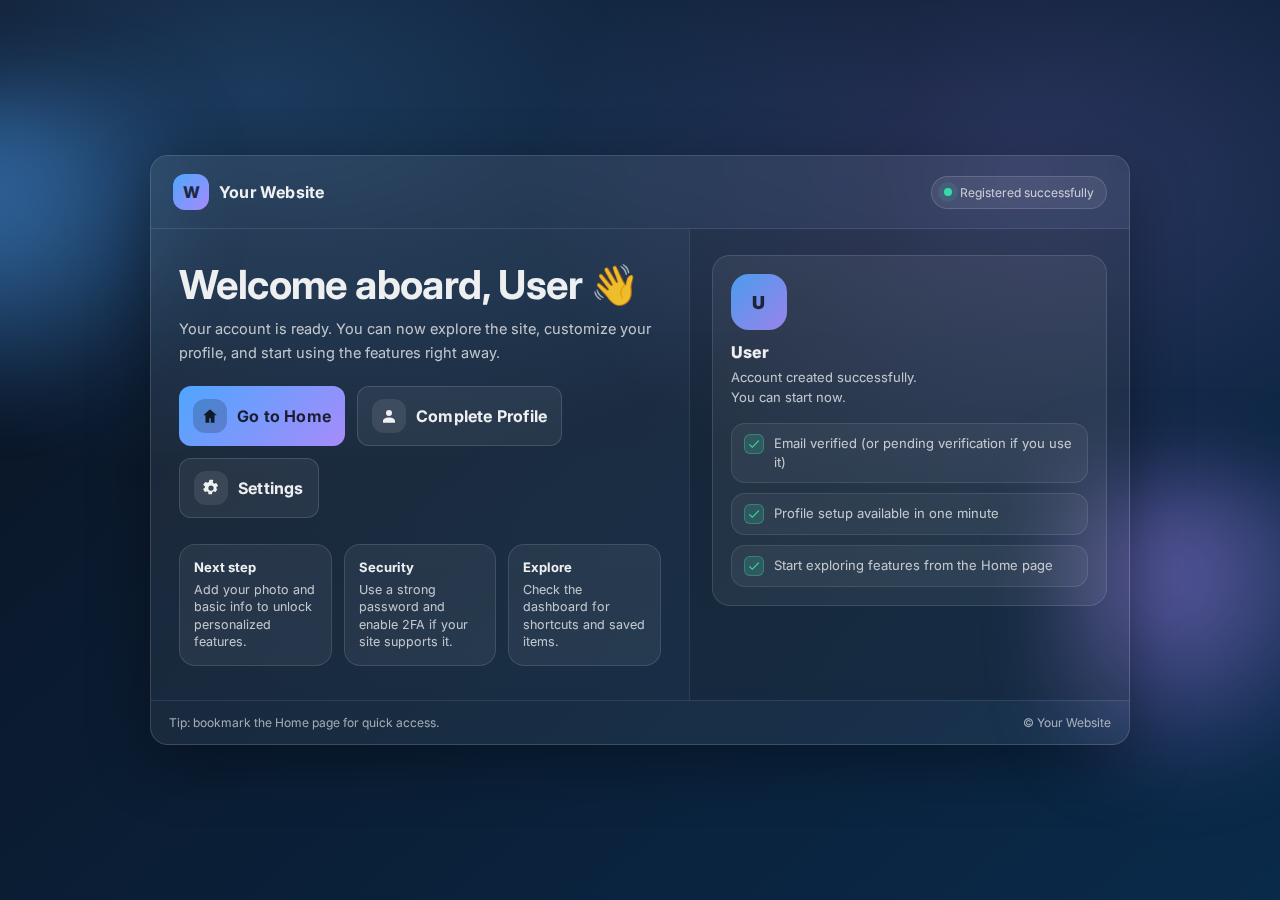
<file: form-s/index.html>
<!doctype html>
<html lang="en">
    <head>
        <meta charset="utf-8" />
        <meta name="viewport" content="width=device-width, initial-scale=1" />
        <title>Welcome</title>
        <link rel="preconnect" href="https://fonts.googleapis.com" />
        <link rel="preconnect" href="https://fonts.gstatic.com" crossorigin />
        <link
            href="https://fonts.googleapis.com/css2?family=Inter:wght@400;600;700&display=swap"
            rel="stylesheet" />
        <link rel="stylesheet" href="../format-structure/index.css">
    </head>

    <body>
        <div class="blob one"></div>
        <div class="blob two"></div>

        <main class="wrap">
            <section class="card" aria-label="Welcome">
                <div class="topbar">
                    <div class="brand">
                        <div class="logo">W</div>
                        <span>Your Website</span>
                    </div>
                    <div class="pill" title="Account created">
                        <i></i>
                        Registered successfully
                    </div>
                </div>

                <div class="content">
                    <div class="left">
                        <h1>Welcome aboard, <span id="userName">User</span>
                            👋</h1>
                        <p class="subtitle">
                            Your account is ready. You can now explore the site,
                            customize your profile,
                            and start using the features right away.
                        </p>

                        <div class="actions">
                            <a class="btn btn-primary" href="../form-s/form.html">
                                <span class="icon" aria-hidden="true">
                                    <!-- home icon -->
                                    <svg viewBox="0 0 24 24" width="18"
                                        height="18">
                                        <path
                                            fill="currentColor"
                                            d="M12 3l9 8h-3v10h-5v-6H11v6H6V11H3l9-8z" />
                                    </svg>
                                </span>
                                Go to Home
                            </a>

                            <a class="btn btn-ghost"
                                href="complete-profile.html">
                                <span class="icon" aria-hidden="true">
                                    <!-- user icon -->
                                    <svg viewBox="0 0 24 24" width="18"
                                        height="18">
                                        <path
                                            fill="currentColor"
                                            d="M12 12a4 4 0 1 0-4-4a4 4 0 0 0 4 4Zm0 2c-4.42 0-8 2-8 4.5V21h16v-2.5C20 16 16.42 14 12 14Z" />
                                    </svg>
                                </span>
                                Complete Profile
                            </a>

                            <a class="btn btn-ghost" href="settings.html">
                                <span class="icon" aria-hidden="true">
                                    <!-- settings icon -->
                                    <svg viewBox="0 0 24 24" width="18"
                                        height="18">
                                        <path
                                            fill="currentColor"
                                            d="M19.14 12.94c.04-.31.06-.63.06-.94s-.02-.63-.06-.94l2.03-1.58a.5.5 0 0 0 .12-.64l-1.92-3.32a.5.5 0 0 0-.6-.22l-2.39.96a7.33 7.33 0 0 0-1.63-.94l-.36-2.54A.5.5 0 0 0 13.9 1h-3.8a.5.5 0 0 0-.49.42l-.36 2.54c-.58.23-1.12.54-1.63.94l-2.39-.96a.5.5 0 0 0-.6.22L1.71 7.48a.5.5 0 0 0 .12.64L3.86 9.7c-.04.31-.06.63-.06.94s.02.63.06.94l-2.03 1.58a.5.5 0 0 0-.12.64l1.92 3.32c.13.23.39.32.6.22l2.39-.96c.5.4 1.05.71 1.63.94l.36 2.54c.04.24.25.42.49.42h3.8c.24 0 .45-.18.49-.42l.36-2.54c.58-.23 1.12-.54 1.63-.94l2.39.96c.22.1.47.01.6-.22l1.92-3.32a.5.5 0 0 0-.12-.64l-2.03-1.58ZM12 15.5A3.5 3.5 0 1 1 15.5 12A3.5 3.5 0 0 1 12 15.5Z" />
                                    </svg>
                                </span>
                                Settings
                            </a>
                        </div>

                        <div class="grid" aria-label="Quick tips">
                            <div class="tile">
                                <div class="k">Next step</div>
                                <div class="v">Add your photo and basic info to
                                    unlock personalized features.</div>
                            </div>
                            <div class="tile">
                                <div class="k">Security</div>
                                <div class="v">Use a strong password and enable
                                    2FA if your site supports it.</div>
                            </div>
                            <div class="tile">
                                <div class="k">Explore</div>
                                <div class="v">Check the dashboard for shortcuts
                                    and saved items.</div>
                            </div>
                        </div>
                    </div>

                    <aside class="right" aria-label="Account summary">
                        <div class="profile">
                            <div class="avatar" id="avatar">U</div>
                            <p class="name" id="nameLine">User</p>
                            <p class="meta" id="metaLine">
                                Account created successfully.<br />
                                You can start now.
                            </p>

                            <div class="checklist">
                                <div class="check">
                                    <div class="tick" aria-hidden="true">
                                        <svg viewBox="0 0 24 24">
                                            <path
                                                d="M9 16.2 4.8 12l-1.4 1.4L9 19 21 7l-1.4-1.4z" />
                                        </svg>
                                    </div>
                                    <p>Email verified (or pending verification
                                        if you use it)</p>
                                </div>

                                <div class="check">
                                    <div class="tick" aria-hidden="true">
                                        <svg viewBox="0 0 24 24">
                                            <path
                                                d="M9 16.2 4.8 12l-1.4 1.4L9 19 21 7l-1.4-1.4z" />
                                        </svg>
                                    </div>
                                    <p>Profile setup available in one minute</p>
                                </div>

                                <div class="check">
                                    <div class="tick" aria-hidden="true">
                                        <svg viewBox="0 0 24 24">
                                            <path
                                                d="M9 16.2 4.8 12l-1.4 1.4L9 19 21 7l-1.4-1.4z" />
                                        </svg>
                                    </div>
                                    <p>Start exploring features from the Home
                                        page</p>
                                </div>
                            </div>
                        </div>
                    </aside>
                </div>

                <div class="footer">
                    <span>Tip: bookmark the Home page for quick access.</span>
                    <span>© <span id="year"></span> Your Website</span>
                </div>
            </section>
        </main>
    </body>
</html>
</file>
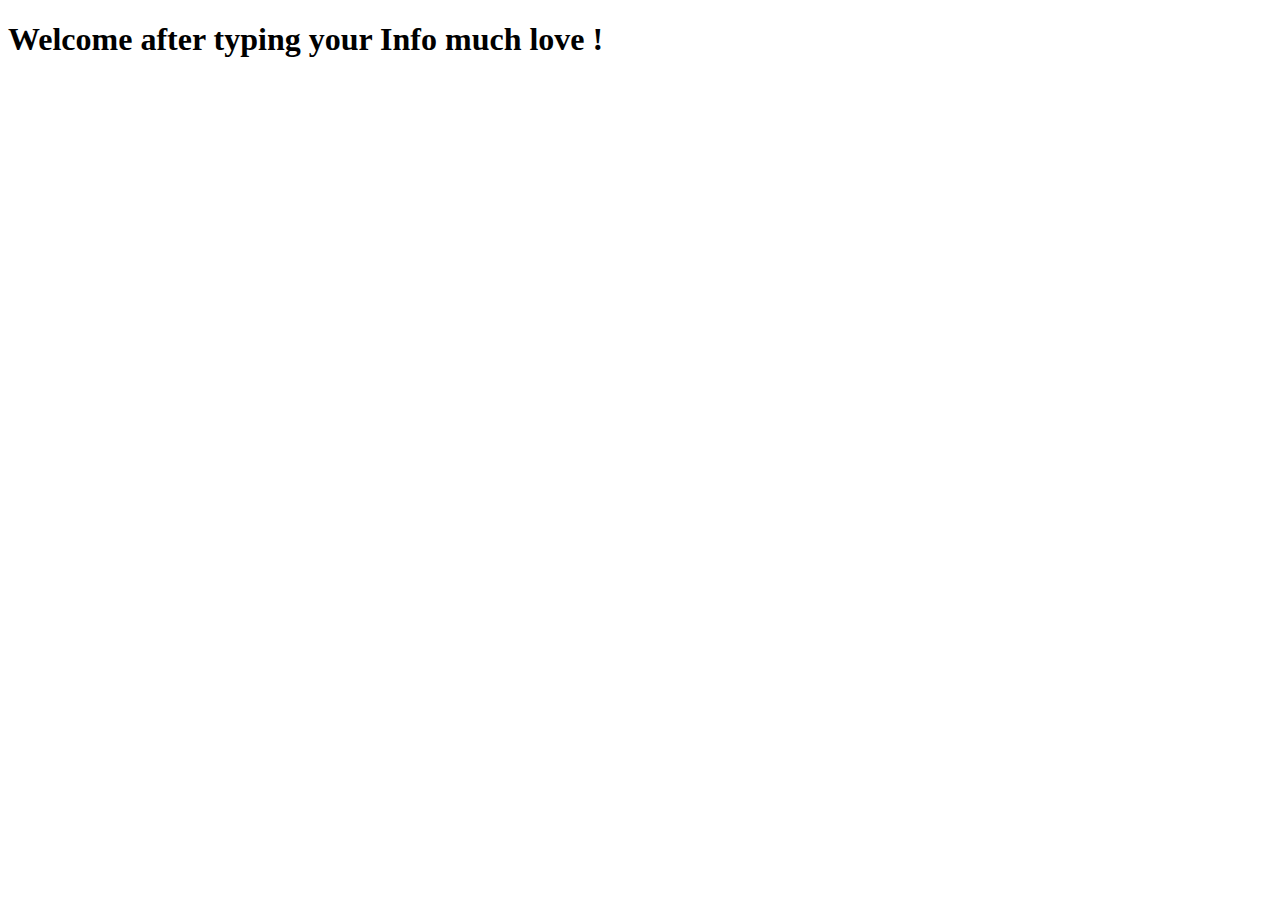
<file: format-structure/index.html>
<!DOCTYPE html>
<html lang="en">
    <head>
        <meta charset="UTF-8">
        <meta name="viewport" content="width=device-width, initial-scale=1.0">
        <title>Document</title>
    </head>
    <body>
        <h1>Welcome after typing your Info much love !</h1>
    </body>
</html>
</file>
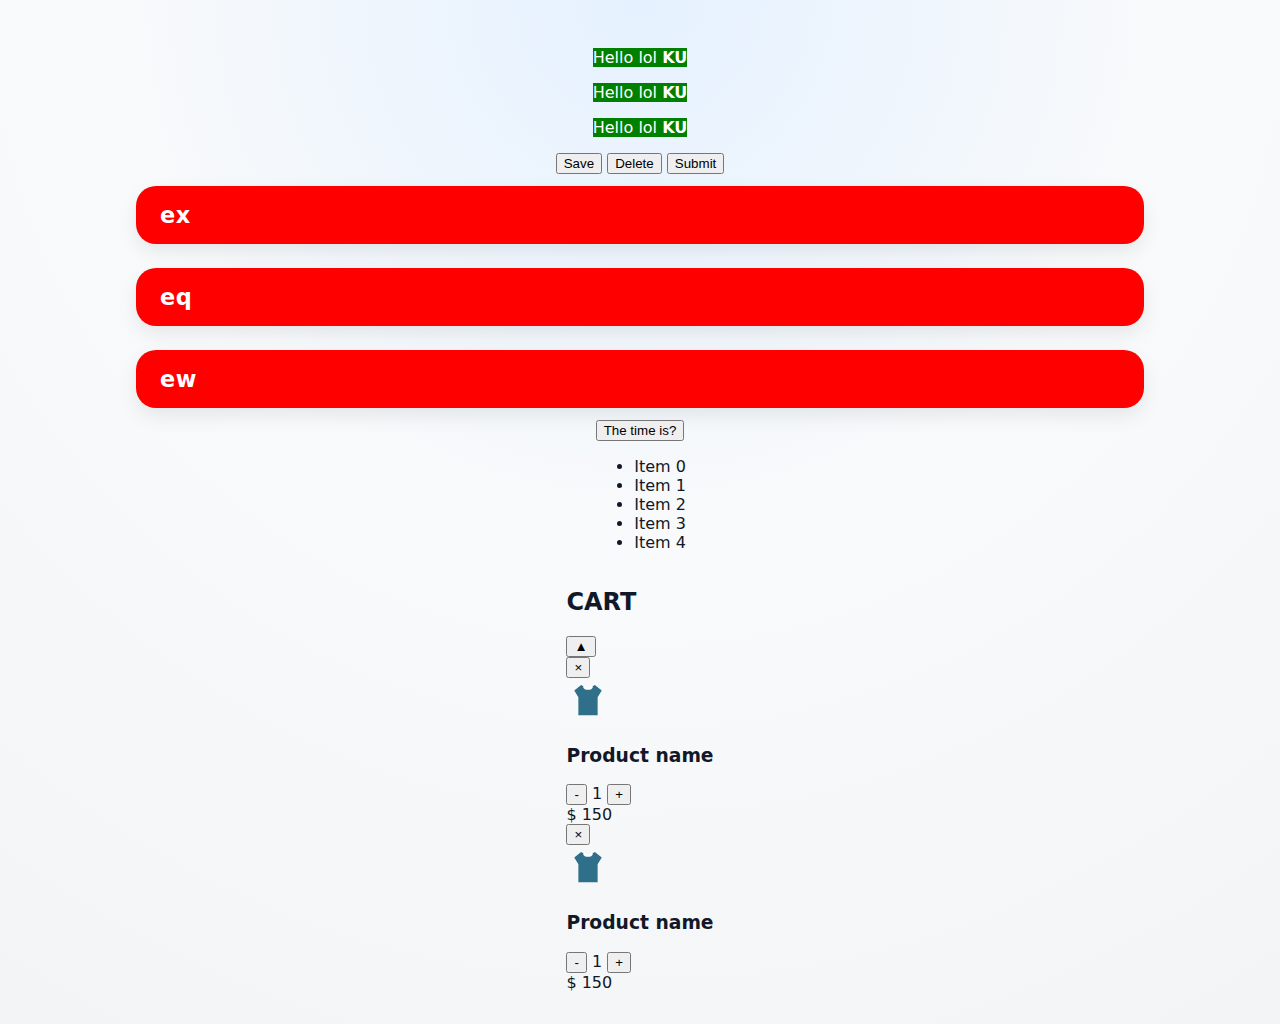
<file: JS-T/index.html>
<!doctype html>
<html lang="en">
  <head>
    <meta charset="utf-8">
    <meta name="viewport" content="width=device-width, initial-scale=1">
    <title>JS Playground</title>
    <link rel="stylesheet" href="style.css">
    <script src="script.js" defer></script>
  </head>
  <body>
    <div class="class-list">
      <p class="msg">Hello lol <b class="bold">KU</b></p>
      <p class="msg">Hello lol <b class="bold">KU</b></p>
      <p class="msg">Hello lol <b class="bold">KU</b></p>
    </div>
    <div>
      <button class="btn">Save</button>
      <button class="btn">Delete</button>
      <input type="submit" id="btn">
    </div>

    <h1 class="ids">ex</h1>
    <h1 class="ids">eq</h1>
    <h1 class="ids">ew</h1>
    <button onmousemove="displayDate()" id="demo">The time is?</button>
    <ul id="list"></ul>
    <aside id="cart" class="cart">
      <div class="cart-head">
        <h2>CART</h2>
        <button class="cart-toggle" id="cartToggle"
          aria-label="Hide cart">▲</button>
      </div>

      <div class="cart-body" id="cartBody">
        <!-- Item 1 -->
        <div class="item" data-price="150">
          <button class="remove" aria-label="Remove item">×</button>

          <div class="thumb" aria-hidden="true">
            <!-- simple shirt icon -->
            <svg viewBox="0 0 64 64" width="44" height="44">
              <path d="M22 10l10 6 10-6 10 8-6 10v26H18V28l-6-10 10-8z"
                fill="#2f6f8a" />
              <path d="M26 12c2 5 10 5 12 0" fill="none" stroke="#ffffff"
                stroke-width="3" />
            </svg>
          </div>

          <div class="info">
            <h3>Product name</h3>

            <div class="qty">
              <button class="minus" aria-label="Decrease">-</button>
              <span class="count">1</span>
              <button class="plus" aria-label="Increase">+</button>
            </div>

            <div class="price">$ <span class="lineTotal">150</span></div>
          </div>
        </div>

        <!-- Item 2 -->
        <div class="item" data-price="150">
          <button class="remove" aria-label="Remove item">×</button>

          <div class="thumb" aria-hidden="true">
            <svg viewBox="0 0 64 64" width="44" height="44">
              <path d="M22 10l10 6 10-6 10 8-6 10v26H18V28l-6-10 10-8z"
                fill="#2f6f8a" />
              <path d="M26 12c2 5 10 5 12 0" fill="none" stroke="#ffffff"
                stroke-width="3" />
            </svg>
          </div>

          <div class="info">
            <h3>Product name</h3>

            <div class="qty">
              <button class="minus" aria-label="Decrease">-</button>
              <span class="count">1</span>
              <button class="plus" aria-label="Increase">+</button>
            </div>

            <div class="price">$ <span class="lineTotal">150</span></div>
          </div>
        </div>
      </div>
    </aside>
    <script>
      function displayDate() {
          document.getElementById("demo").innerHTML = Date();
      }
    </script>
  </body>
</html>
</file>
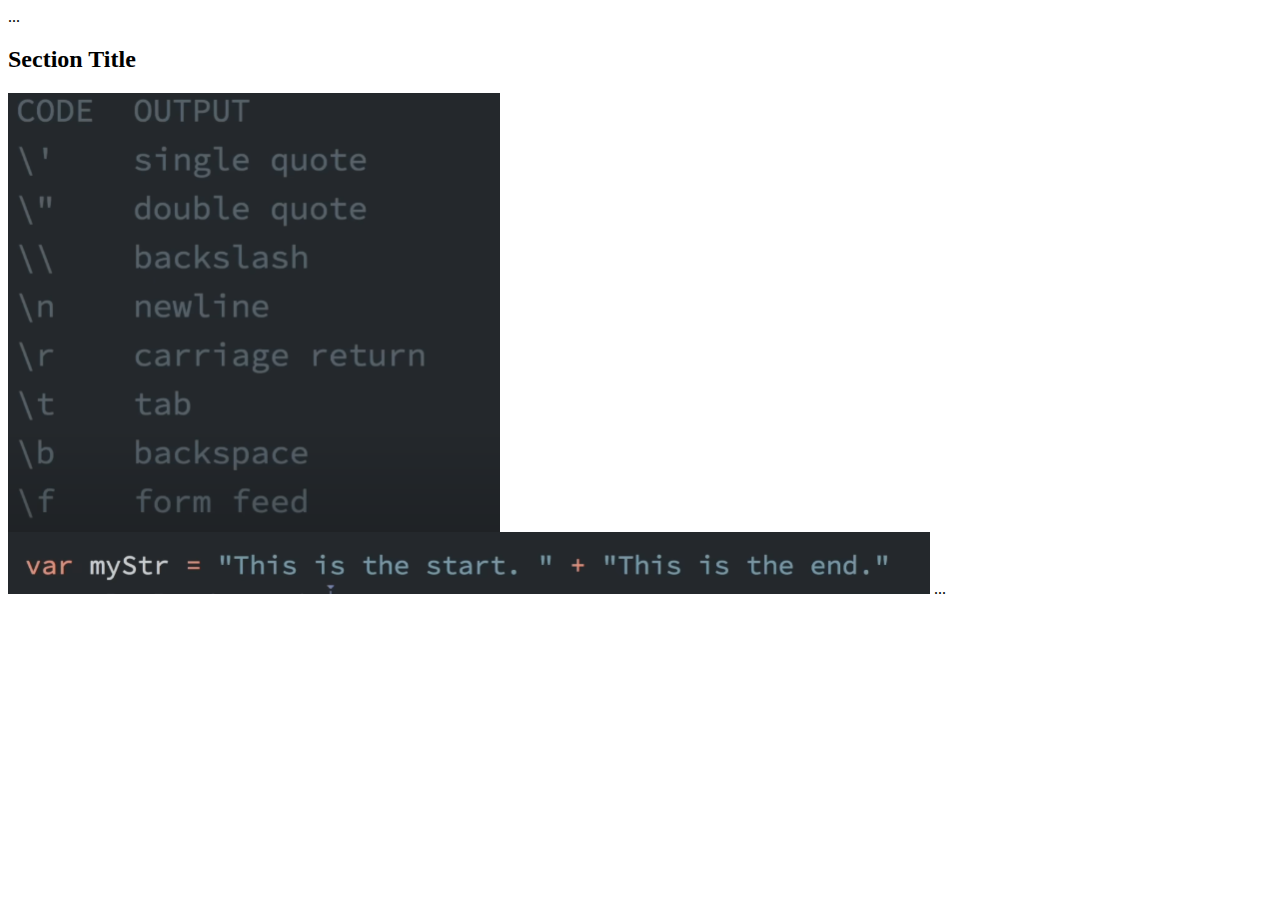
<file: JS-HTML.html>
<html lang="en">
    <head>
        <meta charset="UTF-8">
        <meta name="viewport" content="width=device-width, initial-scale=1.0">
        <title>Document</title>
    </head>
    <body>
        <header>...</header>
        <main>
            <section id="list">
                <h2>Section Title</h2>
                <img src="images/image.png" />
                <img src="images/image1.png" />
                ...
            </section>
        </main>
    </body>

    <script src="L1.JS"></script>
</html>
</file>
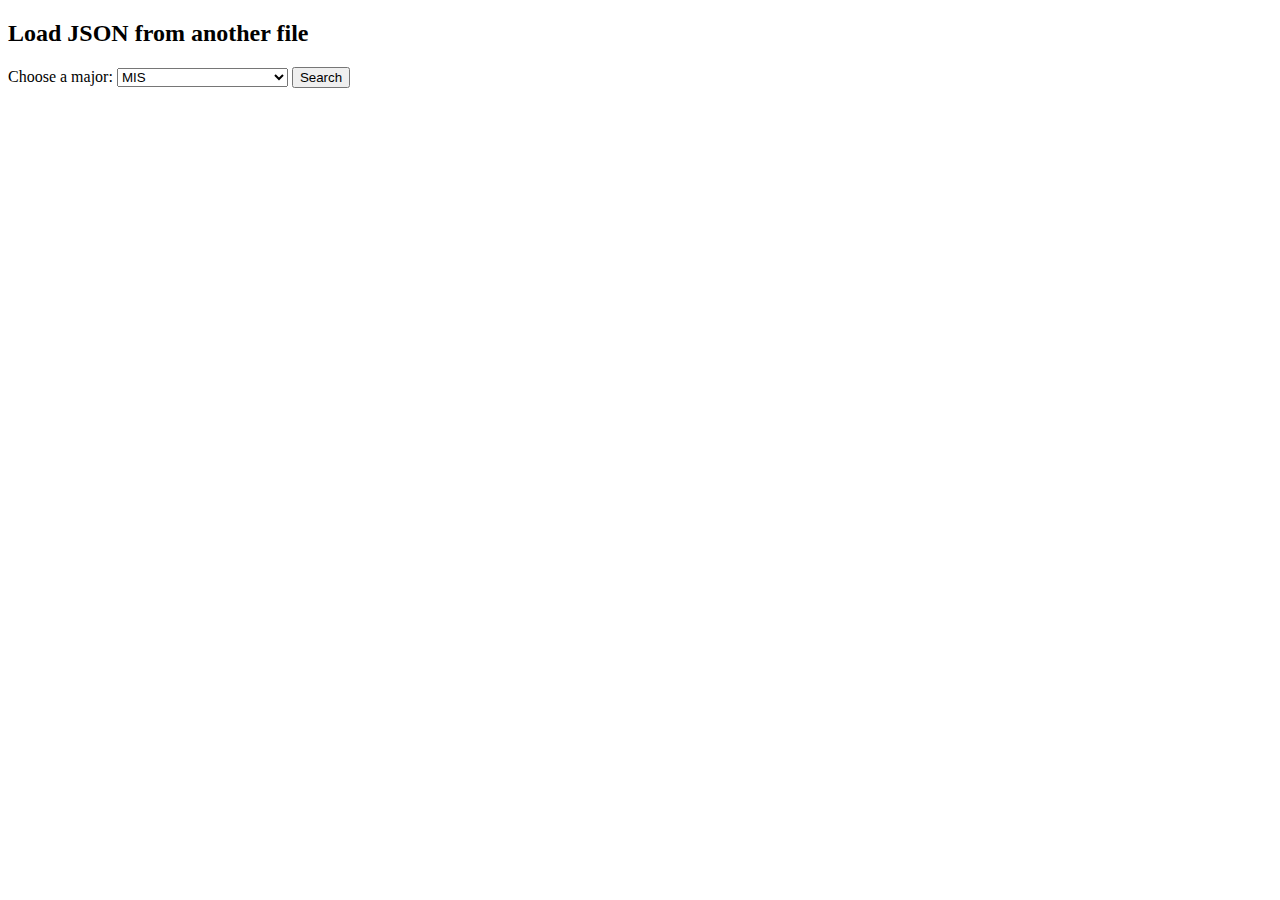
<file: test.html>
<!DOCTYPE html>
<html>
    <body>
        <h2>Load JSON from another file</h2>
        <form action="/search" method="get">
            <label for="major">Choose a major:</label>

            <select id="major" name="major">
                <optgroup label="Business">
                    <option value="mis" selected>MIS</option>
                    <option value="acct">Accounting</option>
                    <option value="mkt">Marketing</option>
                </optgroup>

                <optgroup label="Engineering">
                    <option value="cs">Computer Science</option>
                    <option value="ce">Computer Engineering</option>
                </optgroup>
            </select>

            <button type="submit">Search</button>
        </form>

    </body>
</html>
</file>
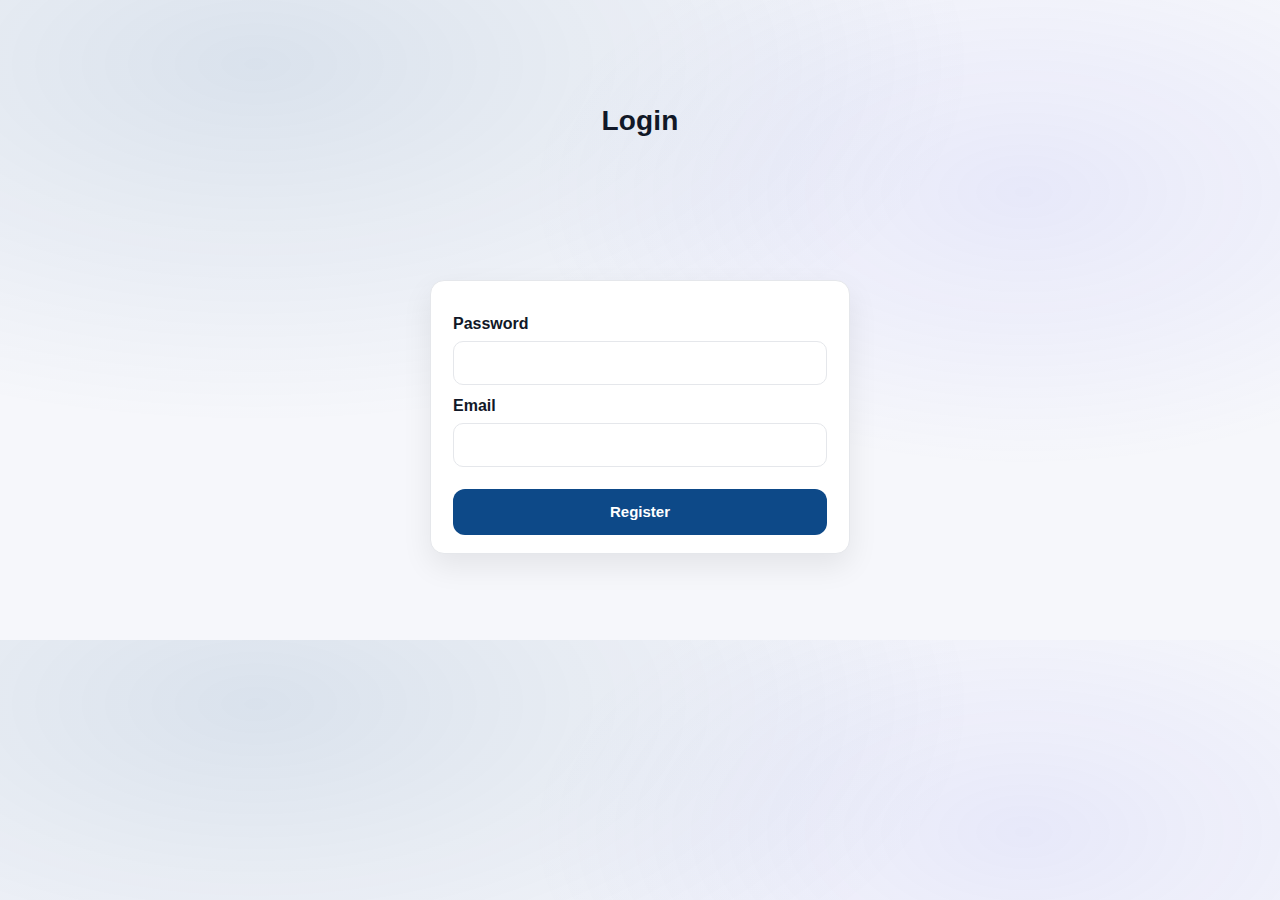
<file: form-s/form.html>
<!DOCTYPE html>
<html lang="en">
    <head>
        <meta charset="utf-8" />
        <meta name="viewport" content="width=device-width, initial-scale=1" />
        <title>Login</title>
        <link rel="stylesheet" href="form.css">
        <script src="form.JS" defer></script>
    </head>

    <body>
        <h1>Login</h1>

        <form id="loginForm" action="index.html" method="get">
            <label for="pw">Password</label><br />

            <input type="password" id="pw" name="password" /><br /><br />

            <div id="pwError"
                style="color: red; font-size: 14px; margin-top: 6px;"></div>

            <div id="pwCorrect"
                style="color: green; font-size: 14px; margin-top: 6px"></div>

            <label for="email">Email</label><br />

            <input type="email" id="email" name="email" /><br /><br />

            <div id="eError"
                style="color: red; font-size: 14px; margin-top: 6px;"></div>

            <div id="eCorrect"
                style="color: green; font-size: 14px; margin-top: 6px"></div>

            <button type="submit"><ri:a>Register</ri:a></button>

        </form>
    </body>
</html>
</file>
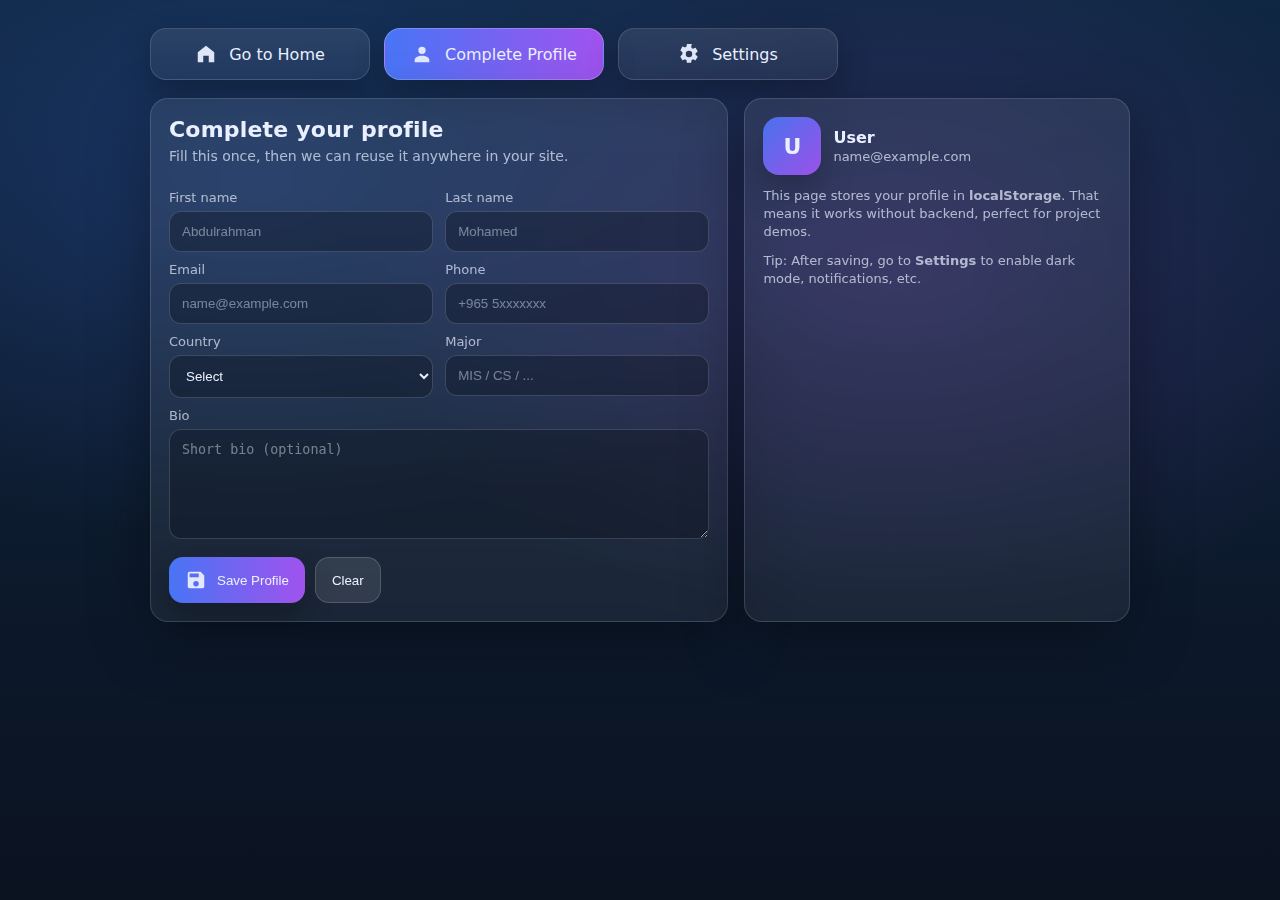
<file: format-structure/complete-profile.html>
<!DOCTYPE html>
<html lang="en">
    <head>
        <meta charset="UTF-8" />
        <meta name="viewport" content="width=device-width, initial-scale=1.0" />
        <title>Complete Profile</title>
        <link rel="stylesheet" href="profile.css">
    </head>

    <body>
        <div class="wrap">
            <nav class="nav">
                <a class="navbtn" href="index.html">
                    <span class="ico" aria-hidden="true">
                        <svg viewBox="0 0 24 24"><path
                                d="M12 3 3 10v11h6v-7h6v7h6V10l-9-7z" /></svg>
                    </span>
                    <span>Go to Home</span>
                </a>

                <a class="navbtn active" href="complete-profile.html"
                    aria-current="page">
                    <span class="ico" aria-hidden="true">
                        <svg viewBox="0 0 24 24"><path
                                d="M12 12a4 4 0 1 0-4-4 4 4 0 0 0 4 4Zm0 2c-4.42 0-8 2-8 4.5V21h16v-2.5C20 16 16.42 14 12 14Z" /></svg>
                    </span>
                    <span>Complete Profile</span>
                </a>

                <a class="navbtn" href="settings.html">
                    <span class="ico" aria-hidden="true">
                        <svg viewBox="0 0 24 24"><path
                                d="M19.14 12.94a7.7 7.7 0 0 0 .05-.94 7.7 7.7 0 0 0-.05-.94l2.03-1.58a.5.5 0 0 0 .12-.64l-1.92-3.32a.5.5 0 0 0-.6-.22l-2.39.96a7.2 7.2 0 0 0-1.63-.94l-.36-2.54A.5.5 0 0 0 13.9 1h-3.8a.5.5 0 0 0-.49.42l-.36 2.54c-.58.23-1.12.54-1.63.94l-2.39-.96a.5.5 0 0 0-.6.22L2.71 7.88a.5.5 0 0 0 .12.64l2.03 1.58c-.03.31-.05.62-.05.94s.02.63.05.94L2.83 14.52a.5.5 0 0 0-.12.64l1.92 3.32a.5.5 0 0 0 .6.22l2.39-.96c.5.4 1.05.71 1.63.94l.36 2.54a.5.5 0 0 0 .49.42h3.8a.5.5 0 0 0 .49-.42l.36-2.54c.58-.23 1.12-.54 1.63-.94l2.39.96a.5.5 0 0 0 .6-.22l1.92-3.32a.5.5 0 0 0-.12-.64ZM12 15.5A3.5 3.5 0 1 1 15.5 12 3.5 3.5 0 0 1 12 15.5Z" /></svg>
                    </span>
                    <span>Settings</span>
                </a>
            </nav>

            <div class="grid">
                <section class="card">
                    <h1>Complete your profile</h1>
                    <p class="sub">Fill this once, then we can reuse it anywhere
                        in your site.</p>

                    <form id="profileForm" novalidate>
                        <div class="row">
                            <div>
                                <label for="firstName">First name</label>
                                <input id="firstName" type="text"
                                    placeholder="Abdulrahman" />
                            </div>
                            <div>
                                <label for="lastName">Last name</label>
                                <input id="lastName" type="text"
                                    placeholder="Mohamed" />
                            </div>
                        </div>

                        <div class="row">
                            <div>
                                <label for="email">Email</label>
                                <input id="email" type="email"
                                    placeholder="name@example.com" />
                            </div>
                            <div>
                                <label for="phone">Phone</label>
                                <input id="phone" type="tel"
                                    placeholder="+965 5xxxxxxx" />
                            </div>
                        </div>

                        <div class="row">
                            <div>
                                <label for="country">Country</label>
                                <select id="country">
                                    <option value>Select</option>
                                    <option value="Kuwait">Kuwait</option>
                                    <option value="Saudi Arabia">Saudi
                                        Arabia</option>
                                    <option value="UAE">UAE</option>
                                    <option value="Qatar">Qatar</option>
                                    <option value="Bahrain">Bahrain</option>
                                    <option value="Oman">Oman</option>
                                    <option value="Other">Other</option>
                                </select>
                            </div>
                            <div>
                                <label for="major">Major</label>
                                <input id="major" type="text"
                                    placeholder="MIS / CS / ..." />
                            </div>
                        </div>

                        <label for="bio">Bio</label>
                        <textarea id="bio"
                            placeholder="Short bio (optional)"></textarea>

                        <div class="actions">
                            <button class="btn" type="submit">
                                <span class="ico" aria-hidden="true">
                                    <svg viewBox="0 0 24 24"><path
                                            d="M17 3H5a2 2 0 0 0-2 2v14a2 2 0 0 0 2 2h14a2 2 0 0 0 2-2V7Zm-5 16a3 3 0 1 1 3-3 3 3 0 0 1-3 3Zm3-10H5V5h10Z" /></svg>
                                </span>
                                Save Profile
                            </button>

                            <button class="btn secondary" type="button"
                                id="clearBtn">
                                Clear
                            </button>
                        </div>

                        <div id="msg" class="msg"></div>
                    </form>
                </section>

                <aside class="card">
                    <div class="sideTop">
                        <div class="avatar" id="avatar">U</div>
                        <div class="sideMeta">
                            <div class="name" id="previewName">User</div>
                            <div class="email"
                                id="previewEmail">name@example.com</div>
                        </div>
                    </div>

                    <p class="hint">
                        This page stores your profile in <b>localStorage</b>.
                        That means it works without backend, perfect for project
                        demos.
                    </p>

                    <p class="hint">
                        Tip: After saving, go to <b>Settings</b> to enable dark
                        mode, notifications, etc.
                    </p>
                </aside>
            </div>
        </div>

    </body>
</html>
</file>
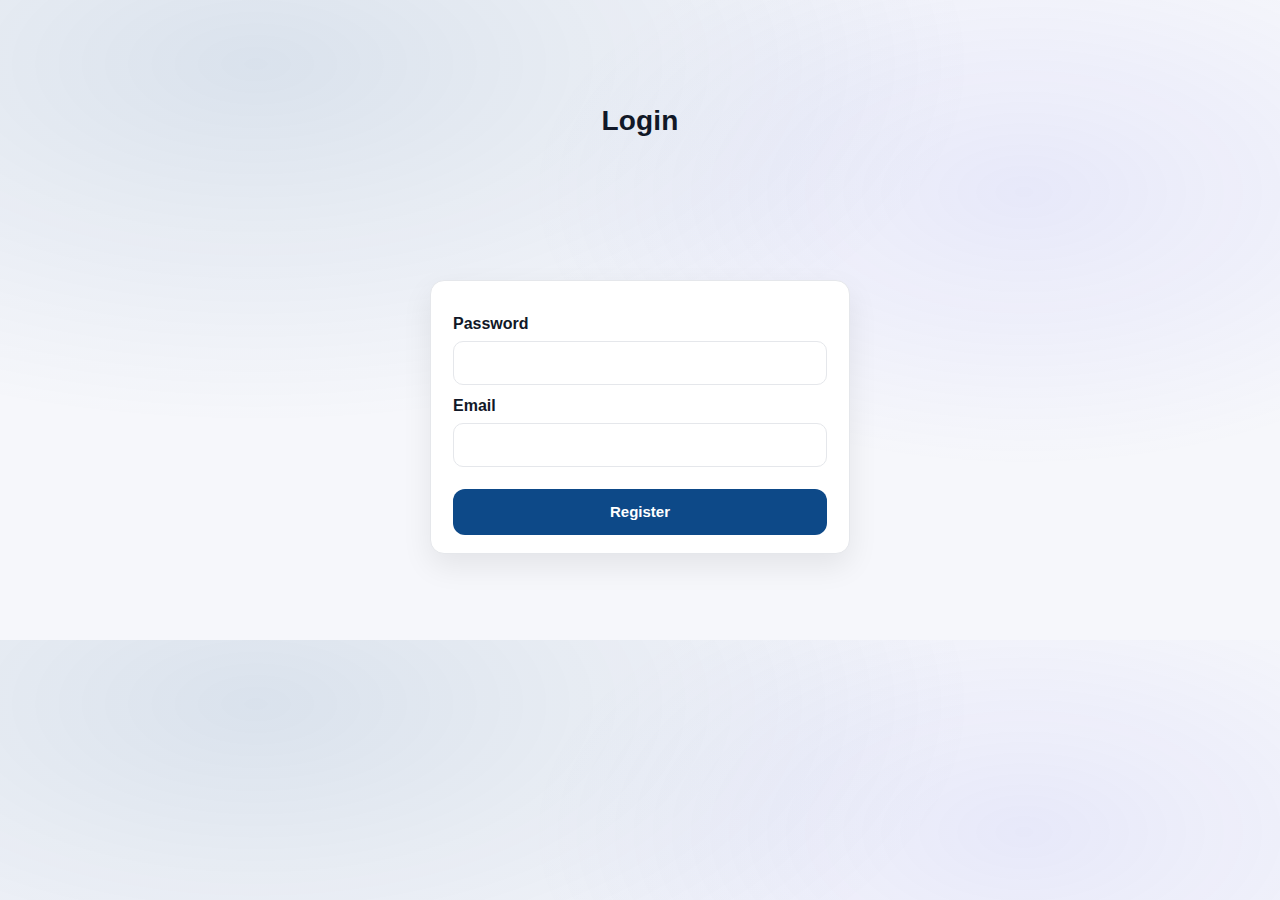
<file: format-structure/format.html>
<!DOCTYPE html>
<html lang="en">
    <head>
        <meta charset="utf-8" />
        <meta name="viewport" content="width=device-width, initial-scale=1" />
        <title>Login</title>
        <link rel="stylesheet" href="format.css">
        <script src="format.JS" defer></script>
    </head>

    <body>
        <h1>Login</h1>

        <form id="loginForm" action="index.html" method="get">
            <label for="pw">Password</label><br />

            <input type="password" id="pw" name="password" /><br /><br />

            <div id="pwError"
                style="color: red; font-size: 14px; margin-top: 6px;"></div>

            <div id="pwCorrect"
                style="color: green; font-size: 14px; margin-top: 6px"></div>

            <label for="email">Email</label><br />

            <input type="email" id="email" name="email" /><br /><br />

            <div id="eError"
                style="color: red; font-size: 14px; margin-top: 6px;"></div>

            <div id="eCorrect"
                style="color: green; font-size: 14px; margin-top: 6px"></div>

            <button type="submit"><ri:a>Register</ri:a></button>

        </form>
    </body>
</html>
</file>
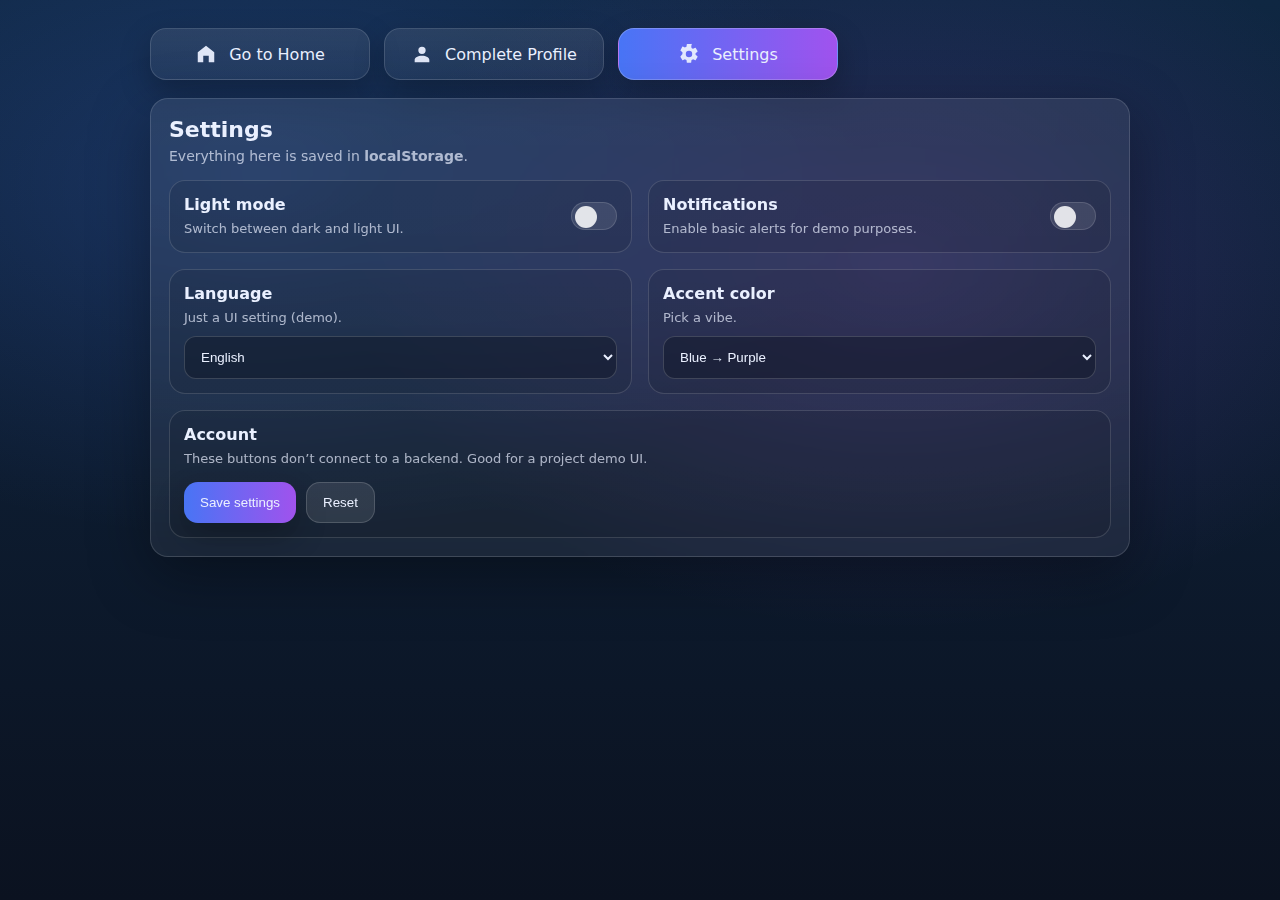
<file: format-structure/settings.html>
<!DOCTYPE html>
<html lang="en">
    <head>
        <meta charset="UTF-8" />
        <meta name="viewport" content="width=device-width, initial-scale=1.0" />
        <title>Settings</title>
        <link rel="stylesheet" href="settings.css">
    </head>

    <body>
        <div class="wrap">
            <nav class="nav">
                <a class="navbtn" href="index.html">
                    <span class="ico" aria-hidden="true">
                        <svg viewBox="0 0 24 24"><path
                                d="M12 3 3 10v11h6v-7h6v7h6V10l-9-7z" /></svg>
                    </span>
                    <span>Go to Home</span>
                </a>

                <a class="navbtn" href="complete-profile.html">
                    <span class="ico" aria-hidden="true">
                        <svg viewBox="0 0 24 24"><path
                                d="M12 12a4 4 0 1 0-4-4 4 4 0 0 0 4 4Zm0 2c-4.42 0-8 2-8 4.5V21h16v-2.5C20 16 16.42 14 12 14Z" /></svg>
                    </span>
                    <span>Complete Profile</span>
                </a>

                <a class="navbtn active" href="settings.html"
                    aria-current="page">
                    <span class="ico" aria-hidden="true">
                        <svg viewBox="0 0 24 24"><path
                                d="M19.14 12.94a7.7 7.7 0 0 0 .05-.94 7.7 7.7 0 0 0-.05-.94l2.03-1.58a.5.5 0 0 0 .12-.64l-1.92-3.32a.5.5 0 0 0-.6-.22l-2.39.96a7.2 7.2 0 0 0-1.63-.94l-.36-2.54A.5.5 0 0 0 13.9 1h-3.8a.5.5 0 0 0-.49.42l-.36 2.54c-.58.23-1.12.54-1.63.94l-2.39-.96a.5.5 0 0 0-.6.22L2.71 7.88a.5.5 0 0 0 .12.64l2.03 1.58c-.03.31-.05.62-.05.94s.02.63.05.94L2.83 14.52a.5.5 0 0 0-.12.64l1.92 3.32a.5.5 0 0 0 .6.22l2.39-.96c.5.4 1.05.71 1.63.94l.36 2.54a.5.5 0 0 0 .49.42h3.8a.5.5 0 0 0 .49-.42l.36-2.54c.58-.23 1.12-.54 1.63-.94l2.39.96a.5.5 0 0 0 .6-.22l1.92-3.32a.5.5 0 0 0-.12-.64ZM12 15.5A3.5 3.5 0 1 1 15.5 12 3.5 3.5 0 0 1 12 15.5Z" /></svg>
                    </span>
                    <span>Settings</span>
                </a>
            </nav>

            <section class="card">
                <h1>Settings</h1>
                <p class="sub">Everything here is saved in
                    <b>localStorage</b>.</p>

                <div class="settings">
                    <div class="item">
                        <div class="itemTop">
                            <div>
                                <div class="title">Light mode</div>
                                <div class="desc">Switch between dark and light
                                    UI.</div>
                            </div>
                            <button class="toggle" id="themeToggle"
                                type="button" aria-label="Toggle theme">
                                <span class="knob"></span>
                            </button>
                        </div>
                    </div>

                    <div class="item">
                        <div class="itemTop">
                            <div>
                                <div class="title">Notifications</div>
                                <div class="desc">Enable basic alerts for demo
                                    purposes.</div>
                            </div>
                            <button class="toggle" id="notifToggle"
                                type="button" aria-label="Toggle notifications">
                                <span class="knob"></span>
                            </button>
                        </div>
                    </div>

                    <div class="item">
                        <div class="title">Language</div>
                        <div class="desc">Just a UI setting (demo).</div>
                        <select id="langSelect">
                            <option value="en">English</option>
                            <option value="ar">Arabic</option>
                        </select>
                    </div>

                    <div class="item">
                        <div class="title">Accent color</div>
                        <div class="desc">Pick a vibe.</div>
                        <select id="accentSelect">
                            <option value="blue-purple">Blue → Purple</option>
                            <option value="green-blue">Green → Blue</option>
                            <option value="orange-pink">Orange → Pink</option>
                        </select>
                    </div>

                    <div class="item" style="grid-column: 1 / -1;">
                        <div class="title">Account</div>
                        <div class="desc">These buttons don’t connect to a
                            backend. Good for a project demo UI.</div>
                        <div class="btnRow">
                            <button class="btn" type="button" id="saveBtn">Save
                                settings</button>
                            <button class="btn secondary" type="button"
                                id="resetBtn">Reset</button>
                        </div>
                        <div class="toast" id="toast">Saved.</div>
                    </div>
                </div>
            </section>
        </div>
        <script src="settings.js"></script>
    </body>
</html>
</file>
<file: format-structure/index.css>
:root {
    --bg1: #0b1220;
    --bg2: #0a2a4a;
    --card: rgba(255, 255, 255, 0.08);
    --card2: rgba(255, 255, 255, 0.06);
    --border: rgba(255, 255, 255, 0.14);
    --text: rgba(255, 255, 255, 0.92);
    --muted: rgba(255, 255, 255, 0.72);
    --accent: #4ea6ff;
    --accent2: #a78bfa;
    --shadow: 0 18px 60px rgba(0, 0, 0, 0.35);
    --radius: 18px;
}

* {
    box-sizing: border-box;
}

body {
    margin: 0;
    font-family: "Inter", system-ui, -apple-system, Segoe UI, Roboto, Arial,
        sans-serif;
    color: var(--text);
    min-height: 100vh;
    display: grid;
    place-items: center;
    padding: 24px;
    background: radial-gradient(1200px 700px at 20% 10%,
            rgba(78, 166, 255, 0.25),
            transparent 55%),
        radial-gradient(900px 600px at 80% 20%,
            rgba(167, 139, 250, 0.22),
            transparent 55%),
        linear-gradient(140deg, var(--bg1), var(--bg2));
    overflow-x: hidden;
}

/* subtle floating blobs */
.blob {
    position: fixed;
    inset: auto;
    width: 360px;
    height: 360px;
    filter: blur(40px);
    opacity: 0.55;
    pointer-events: none;
    transform: translateZ(0);
    animation: float 10s ease-in-out infinite;
}

.blob.one {
    left: -120px;
    top: 10%;
    background: radial-gradient(circle at 30% 30%, var(--accent), transparent 60%);
}

.blob.two {
    right: -140px;
    bottom: 8%;
    background: radial-gradient(circle at 30% 30%, var(--accent2), transparent 60%);
    animation-delay: 1.8s;
}

@keyframes float {

    0%,
    100% {
        transform: translate(0, 0) scale(1);
    }

    50% {
        transform: translate(18px, -14px) scale(1.03);
    }
}

.wrap {
    width: 100%;
    max-width: 980px;
}

.card {
    background: linear-gradient(180deg, var(--card), var(--card2));
    border: 1px solid var(--border);
    border-radius: var(--radius);
    box-shadow: var(--shadow);
    overflow: hidden;
    position: relative;
}

.topbar {
    padding: 18px 22px;
    display: flex;
    gap: 12px;
    align-items: center;
    justify-content: space-between;
    border-bottom: 1px solid rgba(255, 255, 255, 0.1);
    backdrop-filter: blur(10px);
}

.brand {
    display: flex;
    align-items: center;
    gap: 10px;
    min-width: 0;
}

.logo {
    width: 36px;
    height: 36px;
    border-radius: 12px;
    background: linear-gradient(135deg, var(--accent), var(--accent2));
    display: grid;
    place-items: center;
    font-weight: 800;
    color: rgba(0, 0, 0, 0.75);
    flex: 0 0 auto;
}

.brand span {
    font-weight: 700;
    letter-spacing: 0.2px;
    white-space: nowrap;
    overflow: hidden;
    text-overflow: ellipsis;
}

.pill {
    display: inline-flex;
    align-items: center;
    gap: 8px;
    padding: 8px 12px;
    border-radius: 999px;
    background: rgba(255, 255, 255, 0.08);
    border: 1px solid rgba(255, 255, 255, 0.14);
    font-size: 12px;
    color: var(--muted);
}

.pill i {
    width: 8px;
    height: 8px;
    border-radius: 50%;
    background: #38d9a9;
    box-shadow: 0 0 0 6px rgba(56, 217, 169, 0.12);
}

.content {
    display: grid;
    grid-template-columns: 1.1fr 0.9fr;
    gap: 0;
}

.left {
    padding: 34px 28px;
}

h1 {
    margin: 0 0 10px;
    font-size: clamp(28px, 3.2vw, 40px);
    line-height: 1.1;
    letter-spacing: -0.6px;
}

.subtitle {
    margin: 0 0 22px;
    color: var(--muted);
    font-size: 14.5px;
    line-height: 1.6;
    max-width: 55ch;
}

.actions {
    display: flex;
    gap: 12px;
    flex-wrap: wrap;
    margin: 18px 0 26px;
}

.btn {
    appearance: none;
    border: 0;
    cursor: pointer;
    border-radius: 12px;
    padding: 12px 14px;
    font-weight: 700;
    letter-spacing: 0.2px;
    transition: transform 0.12s ease, filter 0.12s ease, background 0.12s ease;
    display: inline-flex;
    align-items: center;
    gap: 10px;
    text-decoration: none;
    user-select: none;
}

.btn:active {
    transform: translateY(1px);
}

.btn-primary {
    background: linear-gradient(135deg, var(--accent), var(--accent2));
    color: rgba(0, 0, 0, 0.8);
}

.btn-ghost {
    background: rgba(255, 255, 255, 0.06);
    border: 1px solid rgba(255, 255, 255, 0.14);
    color: var(--text);
}

.btn:hover {
    filter: brightness(1.06);
}

.icon {
    width: 34px;
    height: 34px;
    border-radius: 12px;
    display: grid;
    place-items: center;
    background: rgba(0, 0, 0, 0.18);
}

.btn-ghost .icon {
    background: rgba(255, 255, 255, 0.09);
}

.grid {
    display: grid;
    grid-template-columns: repeat(3, minmax(0, 1fr));
    gap: 12px;
}

.tile {
    padding: 14px;
    border-radius: 16px;
    background: rgba(255, 255, 255, 0.06);
    border: 1px solid rgba(255, 255, 255, 0.12);
}

.tile .k {
    font-weight: 700;
    font-size: 13px;
    margin-bottom: 6px;
}

.tile .v {
    color: var(--muted);
    font-size: 12.5px;
    line-height: 1.4;
}

.right {
    padding: 26px 22px;
    border-left: 1px solid rgba(255, 255, 255, 0.1);
    background: rgba(0, 0, 0, 0.12);
}

.profile {
    padding: 18px;
    border-radius: 18px;
    border: 1px solid rgba(255, 255, 255, 0.12);
    background: rgba(255, 255, 255, 0.06);
}

.avatar {
    width: 56px;
    height: 56px;
    border-radius: 18px;
    background: linear-gradient(135deg, rgba(78, 166, 255, 0.9), rgba(167, 139, 250, 0.9));
    display: grid;
    place-items: center;
    color: rgba(0, 0, 0, 0.75);
    font-weight: 900;
    font-size: 18px;
    margin-bottom: 12px;
}

.name {
    margin: 0;
    font-size: 16px;
    font-weight: 800;
}

.meta {
    margin: 6px 0 0;
    color: var(--muted);
    font-size: 13px;
    line-height: 1.5;
}

.checklist {
    margin-top: 16px;
    display: grid;
    gap: 10px;
}

.check {
    display: flex;
    gap: 10px;
    align-items: flex-start;
    padding: 10px 12px;
    border-radius: 14px;
    background: rgba(255, 255, 255, 0.05);
    border: 1px solid rgba(255, 255, 255, 0.10);
}

.tick {
    width: 20px;
    height: 20px;
    border-radius: 6px;
    background: rgba(56, 217, 169, 0.18);
    border: 1px solid rgba(56, 217, 169, 0.35);
    display: grid;
    place-items: center;
    flex: 0 0 auto;
}

.tick svg {
    width: 14px;
    height: 14px;
    fill: #38d9a9;
}

.check p {
    margin: 0;
    font-size: 13px;
    color: var(--muted);
    line-height: 1.45;
}

.footer {
    padding: 14px 18px;
    border-top: 1px solid rgba(255, 255, 255, 0.1);
    color: rgba(255, 255, 255, 0.6);
    font-size: 12px;
    display: flex;
    justify-content: space-between;
    gap: 10px;
    flex-wrap: wrap;
}

/* responsive */
@media (max-width: 860px) {
    .content {
        grid-template-columns: 1fr;
    }

    .right {
        border-left: 0;
        border-top: 1px solid rgba(255, 255, 255, 0.1);
    }

    .grid {
        grid-template-columns: 1fr;
    }
}
</file>
<file: JS-T/style.css>
/* Page layout and base typography */
body {
    margin: 0;
    min-height: 100vh;
    display: flex;
    flex-direction: column;
    align-items: center;
    justify-content: flex-start;

    font-family: system-ui, -apple-system, BlinkMacSystemFont, "Segoe UI", sans-serif;
    font-size: 16px;
    color: #111827;
    background: radial-gradient(circle at top, #e5f1ff 0%, #f9fafb 45%, #f3f4f6 100%);
    padding: 32px 16px;
}

/* Headings inside body */
body h1 {
    width: 100%;
    max-width: 960px;

    margin: 12px 0;
    padding: 16px 24px;

    text-align: left;
    font-size: 1.4rem;
    font-weight: 600;
    letter-spacing: 0.03em;

    background: #0d4988;
    color: #ffffff;
    border-radius: 999px;

    border: none;
    box-shadow: 0 8px 20px rgba(0, 0, 0, 0.08);

    animation: banner-pulse 4s ease-in-out infinite alternate;
}

/* Hover effect: subtle scale and color shift */
h1:hover {
    cursor: pointer;
    transform: translateY(-2px);
    background-color: #0b3d73;
    box-shadow: 0 12px 28px rgba(0, 0, 0, 0.12);
    transition:
        background-color 0.25s ease,
        box-shadow 0.25s ease,
        transform 0.2s ease;
}

/* Soft color breathing instead of rainbow flash */
@keyframes banner-pulse {
    0% {
        background-color: #0d4988;
    }

    50% {
        background-color: #165fa8;
    }

    100% {
        background-color: #0b3d73;
    }
}
</file>
<file: form-s/form.css>
/* Modern, clean login form UI */

:root {
    --bg: #f6f7fb;
    --card: #ffffff;
    --text: #111827;
    --muted: #6b7280;
    --border: #e5e7eb;
    --primary: #0d4988;
    --primary-hover: #0b3d73;
    --danger: #dc2626;
    --success: #16a34a;
    --shadow: 0 12px 30px rgba(0, 0, 0, .08);
    --radius: 14px;
}

* {
    box-sizing: border-box;
}

body {
    margin: 0;
    min-height: 40rem;
    display: grid;
    place-items: center;
    padding: 24px;
    font-family: "Segoe UI", Arial, sans-serif;
    background: radial-gradient(1200px 600px at 20% 10%, rgba(13, 73, 136, .12), transparent 60%),
        radial-gradient(900px 500px at 80% 30%, rgba(99, 102, 241, .10), transparent 55%),
        var(--bg);
    color: var(--text);
}

h1 {
    font-size: 28px;
    letter-spacing: .2px;
    text-align: center;
}

#loginForm {
    width: min(420px, 100%);
    background: var(--card);
    border: 1px solid var(--border);
    border-radius: var(--radius);
    padding: 22px 22px 18px;
    box-shadow: var(--shadow);
}

label {
    display: block;
    font-weight: 600;
    margin: 12px 0 8px;
    color: var(--text);
}

input {
    width: 100%;
    height: 44px;
    padding: 10px 12px;
    border: 1px solid var(--border);
    border-radius: 10px;
    font-size: 15px;
    outline: none;
    transition: border-color .15s ease, box-shadow .15s ease, transform .08s ease;
    background: #fff;
}

input::placeholder {
    color: #9ca3af;
}

input:focus {
    border-color: rgba(13, 73, 136, .65);
    box-shadow: 0 0 0 4px rgba(13, 73, 136, .14);
}

/* remove the <br><br> spacing look */
#loginForm br {
    display: none;
}

/* error/success messages */
#pwError,
#eError,
#pwCorrect,
#eCorrect {
    margin-top: 6px;
    font-size: 13px;
    line-height: 1.25;
}

#pwError,
#eError {
    color: var(--danger);
}

#pwCorrect,
#eCorrect {
    color: var(--success);
}

/* button */
button[type="submit"] {
    width: 100%;
    height: 46px;
    margin-top: 16px;
    border: 0;
    border-radius: 12px;
    background: var(--primary);
    color: #fff;
    font-weight: 700;
    font-size: 15px;
    cursor: pointer;
    transition: transform .08s ease, filter .15s ease, background .15s ease;
}

button[type="submit"]:hover {
    background: var(--primary-hover);
}

button[type="submit"]:active {
    transform: translateY(1px);
}

/* Optional helper classes if you want to toggle input styles in JS */
.input-error {
    border-color: rgba(220, 38, 38, .7) !important;
    box-shadow: 0 0 0 4px rgba(220, 38, 38, .12) !important;
}

.input-success {
    border-color: rgba(22, 163, 74, .7) !important;
    box-shadow: 0 0 0 4px rgba(22, 163, 74, .12) !important;
}
</file>
<file: format-structure/profile.css>
:root {
    --bg1: #0b1220;
    --bg2: #0f2742;
    --panel: rgba(255, 255, 255, .08);
    --panel2: rgba(255, 255, 255, .06);
    --border: rgba(255, 255, 255, .14);
    --text: #eaf0ff;
    --muted: rgba(234, 240, 255, .7);
    --shadow: 0 18px 60px rgba(0, 0, 0, .35);
    --radius: 18px;

    --accent1: #4b79ff;
    --accent2: #a855f7;
    --ok: #22c55e;
    --bad: #ef4444;
}

* {
    box-sizing: border-box
}

body {
    margin: 0;
    font-family: system-ui, -apple-system, Segoe UI, Roboto, Arial, sans-serif;
    color: var(--text);
    min-height: 100vh;
    background:
        radial-gradient(1000px 600px at 20% 20%, rgba(75, 121, 255, .20), transparent 60%),
        radial-gradient(900px 600px at 70% 30%, rgba(168, 85, 247, .18), transparent 60%),
        linear-gradient(180deg, var(--bg2), var(--bg1));
    padding: 28px 18px;
}

.wrap {
    max-width: 980px;
    margin: 0 auto
}

.nav {
    display: flex;
    gap: 14px;
    flex-wrap: wrap;
    align-items: center;
    margin-bottom: 18px;
}

.navbtn {
    display: flex;
    align-items: center;
    gap: 12px;
    padding: 14px 18px;
    border-radius: 16px;
    border: 1px solid var(--border);
    background: linear-gradient(180deg, rgba(255, 255, 255, .09), rgba(255, 255, 255, .05));
    box-shadow: 0 12px 30px rgba(0, 0, 0, .25);
    color: var(--text);
    text-decoration: none;
    user-select: none;
    transition: transform .15s ease, filter .15s ease, background .15s ease;
    min-width: 220px;
    justify-content: center;
}

.navbtn:hover {
    transform: translateY(-1px);
    filter: brightness(1.06)
}

.navbtn:active {
    transform: translateY(0px)
}

.navbtn.active {
    background: linear-gradient(90deg, rgba(75, 121, 255, .95), rgba(168, 85, 247, .95));
    border-color: rgba(255, 255, 255, .22);
}

.ico {
    width: 22px;
    height: 22px;
    display: inline-flex;
    align-items: center;
    justify-content: center;
    opacity: .95;
}

.ico svg {
    width: 22px;
    height: 22px;
    fill: currentColor
}

.grid {
    display: grid;
    grid-template-columns: 1.2fr .8fr;
    gap: 16px;
}

@media (max-width: 860px) {
    .grid {
        grid-template-columns: 1fr
    }

    .navbtn {
        min-width: unset;
        flex: 1
    }
}

.card {
    background: linear-gradient(180deg, var(--panel), var(--panel2));
    border: 1px solid var(--border);
    border-radius: var(--radius);
    box-shadow: var(--shadow);
    backdrop-filter: blur(10px);
    padding: 18px;
}

.card h1 {
    margin: 0 0 6px;
    font-size: 22px;
    letter-spacing: .2px;
}

.sub {
    margin: 0 0 16px;
    color: var(--muted);
    font-size: 14px
}

.row {
    display: grid;
    grid-template-columns: 1fr 1fr;
    gap: 12px;
}

@media (max-width: 560px) {
    .row {
        grid-template-columns: 1fr
    }
}

label {
    display: block;
    font-size: 13px;
    color: var(--muted);
    margin: 10px 0 6px;
}

input,
select,
textarea {
    width: 100%;
    padding: 12px 12px;
    border-radius: 12px;
    border: 1px solid rgba(255, 255, 255, .16);
    background: rgba(10, 14, 25, .35);
    color: var(--text);
    outline: none;
}

input::placeholder,
textarea::placeholder {
    color: rgba(234, 240, 255, .45)
}

input:focus,
select:focus,
textarea:focus {
    border-color: rgba(75, 121, 255, .65);
    box-shadow: 0 0 0 3px rgba(75, 121, 255, .18);
}

textarea {
    min-height: 110px;
    resize: vertical
}

.actions {
    display: flex;
    gap: 10px;
    margin-top: 14px;
    flex-wrap: wrap;
}

.btn {
    border: 0;
    border-radius: 14px;
    padding: 12px 16px;
    cursor: pointer;
    color: var(--text);
    background: linear-gradient(90deg, rgba(75, 121, 255, .95), rgba(168, 85, 247, .95));
    box-shadow: 0 14px 30px rgba(0, 0, 0, .25);
    transition: transform .15s ease, filter .15s ease;
    display: inline-flex;
    align-items: center;
    gap: 10px;
}

.btn:hover {
    transform: translateY(-1px);
    filter: brightness(1.05)
}

.btn:active {
    transform: translateY(0px)
}

.btn.secondary {
    background: rgba(255, 255, 255, .10);
    border: 1px solid rgba(255, 255, 255, .16);
    box-shadow: none;
}

.sideTop {
    display: flex;
    gap: 12px;
    align-items: center;
    margin-bottom: 12px;
}

.avatar {
    width: 58px;
    height: 58px;
    border-radius: 16px;
    background: linear-gradient(135deg, rgba(75, 121, 255, .9), rgba(168, 85, 247, .9));
    display: flex;
    align-items: center;
    justify-content: center;
    font-weight: 700;
    font-size: 22px;
    box-shadow: 0 16px 34px rgba(0, 0, 0, .25);
    user-select: none;
}

.sideMeta .name {
    font-weight: 700
}

.sideMeta .email {
    color: var(--muted);
    font-size: 13px;
    margin-top: 2px
}

.hint {
    margin: 10px 0 0;
    color: var(--muted);
    font-size: 13px;
    line-height: 1.4;
}

.msg {
    margin-top: 12px;
    font-size: 13px;
    padding: 10px 12px;
    border-radius: 12px;
    border: 1px solid rgba(255, 255, 255, .14);
    background: rgba(0, 0, 0, .18);
    display: none;
}

.msg.ok {
    display: block;
    border-color: rgba(34, 197, 94, .35);
    background: rgba(34, 197, 94, .12)
}

.msg.bad {
    display: block;
    border-color: rgba(239, 68, 68, .35);
    background: rgba(239, 68, 68, .12)
}
</file>
<file: format-structure/format.css>
/* Modern, clean login form UI */

:root {
    --bg: #f6f7fb;
    --card: #ffffff;
    --text: #111827;
    --muted: #6b7280;
    --border: #e5e7eb;
    --primary: #0d4988;
    --primary-hover: #0b3d73;
    --danger: #dc2626;
    --success: #16a34a;
    --shadow: 0 12px 30px rgba(0, 0, 0, .08);
    --radius: 14px;
}

* {
    box-sizing: border-box;
}

body {
    margin: 0;
    min-height: 40rem;
    display: grid;
    place-items: center;
    padding: 24px;
    font-family: "Segoe UI", Arial, sans-serif;
    background: radial-gradient(1200px 600px at 20% 10%, rgba(13, 73, 136, .12), transparent 60%),
        radial-gradient(900px 500px at 80% 30%, rgba(99, 102, 241, .10), transparent 55%),
        var(--bg);
    color: var(--text);
}

h1 {
    font-size: 28px;
    letter-spacing: .2px;
    text-align: center;
}

#loginForm {
    width: min(420px, 100%);
    background: var(--card);
    border: 1px solid var(--border);
    border-radius: var(--radius);
    padding: 22px 22px 18px;
    box-shadow: var(--shadow);
}

label {
    display: block;
    font-weight: 600;
    margin: 12px 0 8px;
    color: var(--text);
}

input {
    width: 100%;
    height: 44px;
    padding: 10px 12px;
    border: 1px solid var(--border);
    border-radius: 10px;
    font-size: 15px;
    outline: none;
    transition: border-color .15s ease, box-shadow .15s ease, transform .08s ease;
    background: #fff;
}

input::placeholder {
    color: #9ca3af;
}

input:focus {
    border-color: rgba(13, 73, 136, .65);
    box-shadow: 0 0 0 4px rgba(13, 73, 136, .14);
}

/* remove the <br><br> spacing look */
#loginForm br {
    display: none;
}

/* error/success messages */
#pwError,
#eError,
#pwCorrect,
#eCorrect {
    margin-top: 6px;
    font-size: 13px;
    line-height: 1.25;
}

#pwError,
#eError {
    color: var(--danger);
}

#pwCorrect,
#eCorrect {
    color: var(--success);
}

/* button */
button[type="submit"] {
    width: 100%;
    height: 46px;
    margin-top: 16px;
    border: 0;
    border-radius: 12px;
    background: var(--primary);
    color: #fff;
    font-weight: 700;
    font-size: 15px;
    cursor: pointer;
    transition: transform .08s ease, filter .15s ease, background .15s ease;
}

button[type="submit"]:hover {
    background: var(--primary-hover);
}

button[type="submit"]:active {
    transform: translateY(1px);
}

/* Optional helper classes if you want to toggle input styles in JS */
.input-error {
    border-color: rgba(220, 38, 38, .7) !important;
    box-shadow: 0 0 0 4px rgba(220, 38, 38, .12) !important;
}

.input-success {
    border-color: rgba(22, 163, 74, .7) !important;
    box-shadow: 0 0 0 4px rgba(22, 163, 74, .12) !important;
}
</file>
<file: format-structure/settings.css>
:root {
    --bg1: #0b1220;
    --bg2: #0f2742;
    --panel: rgba(255, 255, 255, .08);
    --panel2: rgba(255, 255, 255, .06);
    --border: rgba(255, 255, 255, .14);
    --text: #eaf0ff;
    --muted: rgba(234, 240, 255, .7);
    --shadow: 0 18px 60px rgba(0, 0, 0, .35);
    --radius: 18px;

    --accent1: #4b79ff;
    --accent2: #a855f7;

    --ok: #22c55e;
}

/* Light mode variables (applied when body has .light) */
body.light {
    --bg1: #eef4ff;
    --bg2: #dfeaff;
    --panel: rgba(255, 255, 255, .72);
    --panel2: rgba(255, 255, 255, .62);
    --border: rgba(15, 23, 42, .12);
    --text: #0f172a;
    --muted: rgba(15, 23, 42, .65);
    --shadow: 0 18px 60px rgba(0, 0, 0, .12);
}

* {
    box-sizing: border-box
}

body {
    margin: 0;
    font-family: system-ui, -apple-system, Segoe UI, Roboto, Arial, sans-serif;
    color: var(--text);
    min-height: 100vh;
    background:
        radial-gradient(1000px 600px at 20% 20%, rgba(75, 121, 255, .20), transparent 60%),
        radial-gradient(900px 600px at 70% 30%, rgba(168, 85, 247, .18), transparent 60%),
        linear-gradient(180deg, var(--bg2), var(--bg1));
    padding: 28px 18px;
}

.wrap {
    max-width: 980px;
    margin: 0 auto
}

.nav {
    display: flex;
    gap: 14px;
    flex-wrap: wrap;
    align-items: center;
    margin-bottom: 18px;
}

.navbtn {
    display: flex;
    align-items: center;
    gap: 12px;
    padding: 14px 18px;
    border-radius: 16px;
    border: 1px solid var(--border);
    background: linear-gradient(180deg, rgba(255, 255, 255, .09), rgba(255, 255, 255, .05));
    box-shadow: 0 12px 30px rgba(0, 0, 0, .25);
    color: var(--text);
    text-decoration: none;
    user-select: none;
    transition: transform .15s ease, filter .15s ease;
    min-width: 220px;
    justify-content: center;
}

.navbtn:hover {
    transform: translateY(-1px);
    filter: brightness(1.06)
}

.navbtn.active {
    background: linear-gradient(90deg, rgba(75, 121, 255, .95), rgba(168, 85, 247, .95));
    border-color: rgba(255, 255, 255, .22);
}

.ico {
    width: 22px;
    height: 22px;
    display: inline-flex;
    align-items: center;
    justify-content: center;
    opacity: .95
}

.ico svg {
    width: 22px;
    height: 22px;
    fill: currentColor
}

@media (max-width: 860px) {
    .navbtn {
        min-width: unset;
        flex: 1
    }
}

.card {
    background: linear-gradient(180deg, var(--panel), var(--panel2));
    border: 1px solid var(--border);
    border-radius: var(--radius);
    box-shadow: var(--shadow);
    backdrop-filter: blur(10px);
    padding: 18px;
}

h1 {
    margin: 0 0 6px;
    font-size: 22px
}

.sub {
    margin: 0 0 16px;
    color: var(--muted);
    font-size: 14px
}

.settings {
    display: grid;
    grid-template-columns: 1fr 1fr;
    gap: 16px;
}

@media (max-width: 860px) {
    .settings {
        grid-template-columns: 1fr
    }
}

.item {
    border: 1px solid var(--border);
    border-radius: 16px;
    padding: 14px;
    background: rgba(0, 0, 0, .10);
}

body.light .item {
    background: rgba(255, 255, 255, .40)
}

.itemTop {
    display: flex;
    align-items: center;
    justify-content: space-between;
    gap: 12px;
}

.title {
    font-weight: 700
}

.desc {
    margin: 6px 0 0;
    color: var(--muted);
    font-size: 13px;
    line-height: 1.35
}

.toggle {
    position: relative;
    width: 46px;
    height: 28px;
    border-radius: 999px;
    border: 1px solid var(--border);
    background: rgba(255, 255, 255, .10);
    cursor: pointer;
    flex: 0 0 auto;
}

.knob {
    position: absolute;
    top: 3px;
    left: 3px;
    width: 22px;
    height: 22px;
    border-radius: 999px;
    background: rgba(255, 255, 255, .85);
    transition: transform .18s ease;
}

.toggle.on {
    background: linear-gradient(90deg, rgba(75, 121, 255, .95), rgba(168, 85, 247, .95));
    border-color: rgba(255, 255, 255, .22);
}

.toggle.on .knob {
    transform: translateX(18px)
}

select,
input {
    width: 100%;
    padding: 12px 12px;
    border-radius: 12px;
    border: 1px solid rgba(255, 255, 255, .16);
    background: rgba(10, 14, 25, .35);
    color: var(--text);
    outline: none;
    margin-top: 10px;
}

body.light select,
body.light input {
    background: rgba(255, 255, 255, .65)
}

select:focus,
input:focus {
    border-color: rgba(75, 121, 255, .65);
    box-shadow: 0 0 0 3px rgba(75, 121, 255, .18);
}

.btnRow {
    display: flex;
    gap: 10px;
    flex-wrap: wrap;
    margin-top: 14px
}

.btn {
    border: 0;
    border-radius: 14px;
    padding: 12px 16px;
    cursor: pointer;
    color: var(--text);
    background: linear-gradient(90deg, rgba(75, 121, 255, .95), rgba(168, 85, 247, .95));
    box-shadow: 0 14px 30px rgba(0, 0, 0, .25);
}

.btn.secondary {
    background: rgba(255, 255, 255, .10);
    border: 1px solid rgba(255, 255, 255, .16);
    box-shadow: none;
}

.toast {
    margin-top: 12px;
    font-size: 13px;
    padding: 10px 12px;
    border-radius: 12px;
    border: 1px solid rgba(34, 197, 94, .35);
    background: rgba(34, 197, 94, .12);
    display: none;
}

.toast.show {
    display: block
}
</file>
